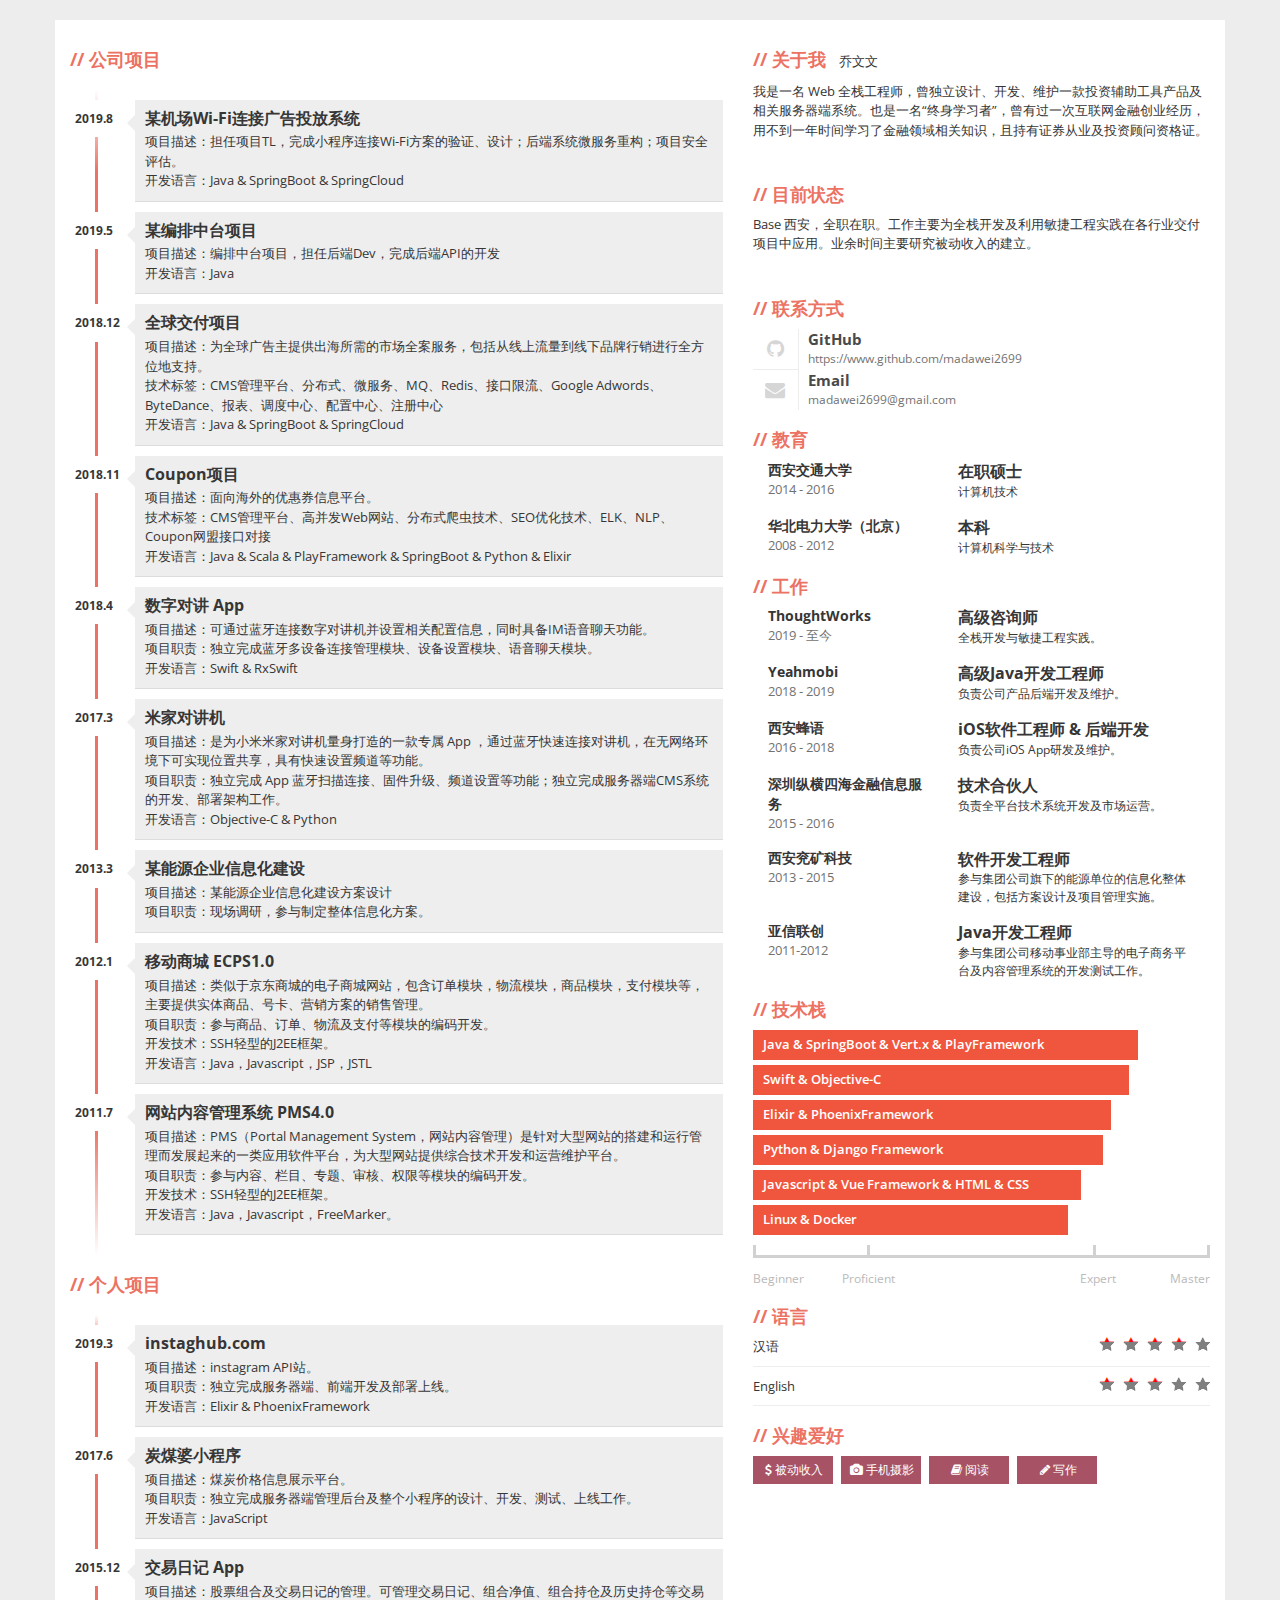
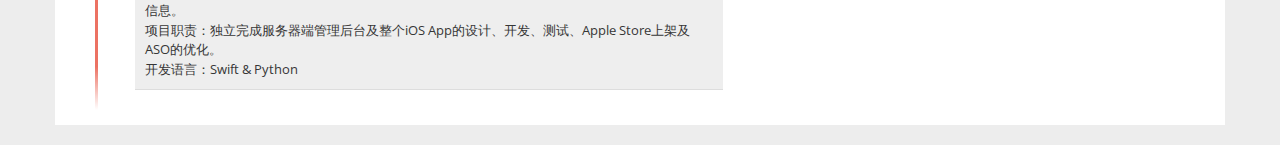
<file: static/resume/index.html>
<!DOCTYPE html>
<html lang="en">
  <head>
    <meta charset="utf-8">
    <meta http-equiv="X-UA-Compatible" content="IE=edge,chrome=1" />
    <meta name="viewport" content="width=device-width, initial-scale=1">
    <title>Dawei Ma's Resume</title>
    <link href="css/bootstrap.min.css" rel="stylesheet">
    <link href="css/font-awesome.css" rel="stylesheet">
    <link href="css/main.css" rel="stylesheet">
    <link rel="shortcut icon" type="image/x-icon" href="favicon.ico" />
    <!--[if lt IE 9]>
      <script src="js/html5shiv.js"></script>
      <script src="js/respond.min.js"></script>
    <![endif]-->
  </head>
  <body>
    <div class="container">
      <div class="row" style="margin-top:30px;">
        <div class="col-xs-12 col-sm-7">
          <!-- EDUCATION -->
          <div class="box" style="margin-top:-20px;">
            <h2>公司项目</h2>
            <ul id="education" class="clearfix">
            <li>
              <div class="year pull-left">2019.8</div>
              <div class="description pull-right">
                <h3>某机场Wi-Fi连接广告投放系统</h3>
                <p>项目描述：担任项目TL，完成小程序连接Wi-Fi方案的验证、设计；后端系统微服务重构；项目安全评估。<br>
                开发语言：Java & SpringBoot & SpringCloud
              </div>
            </li>
            <li>
              <div class="year pull-left">2019.5</div>
              <div class="description pull-right">
                <h3>某编排中台项目</h3>
                <p>项目描述：编排中台项目，担任后端Dev，完成后端API的开发<br>
                开发语言：Java
              </div>
            </li>
            <li>
                <div class="year pull-left">2018.12</div>
                <div class="description pull-right">
                  <h3>全球交付项目</h3>
                  <p>项目描述：为全球广告主提供出海所需的市场全案服务，包括从线上流量到线下品牌行销进行全方位地支持。<br>
                  技术标签：CMS管理平台、分布式、微服务、MQ、Redis、接口限流、Google Adwords、ByteDance、报表、调度中心、配置中心、注册中心<br>
                  开发语言：Java & SpringBoot & SpringCloud
                </div>
            </li>
            <li>
                <div class="year pull-left">2018.11</div>
                <div class="description pull-right">
                    <h3>Coupon项目</h3>
                    <p>项目描述：面向海外的优惠券信息平台。<br>
                        技术标签：CMS管理平台、高并发Web网站、分布式爬虫技术、SEO优化技术、ELK、NLP、Coupon网盟接口对接<br>
                        开发语言：Java & Scala & PlayFramework & SpringBoot & Python & Elixir
                </div>
            </li>
            <li>
                <div class="year pull-left">2018.4</div>
                <div class="description pull-right">
                  <h3>数字对讲 App</h3>
                  <p>项目描述：可通过蓝牙连接数字对讲机并设置相关配置信息，同时具备IM语音聊天功能。<br>
                  项目职责：独立完成蓝牙多设备连接管理模块、设备设置模块、语音聊天模块。<br>
                  开发语言：Swift & RxSwift
                </div>
            </li>
            <li>
                <div class="year pull-left">2017.3</div>
                <div class="description pull-right">
                  <h3>米家对讲机</h3>
                  <p>项目描述：是为小米米家对讲机量身打造的一款专属 App ，通过蓝牙快速连接对讲机，在无网络环境下可实现位置共享，具有快速设置频道等功能。<br>
                  项目职责：独立完成 App 蓝牙扫描连接、固件升级、频道设置等功能；独立完成服务器端CMS系统的开发、部署架构工作。<br>
                  开发语言：Objective-C & Python
                </div>
            </li>
            <li>
                <div class="year pull-left">2013.3</div>
                <div class="description pull-right">
                  <h3>某能源企业信息化建设</h3>
                  <p>项目描述：某能源企业信息化建设方案设计 <br>
                  项目职责：现场调研，参与制定整体信息化方案。 <br>
                </div>
            </li>
            <li>
                <div class="year pull-left">2012.1</div>
                <div class="description pull-right">
                  <h3>移动商城 ECPS1.0</h3> <p>项目描述：类似于京东商城的电子商城网站，包含订单模块，物流模块，商品模块，支付模块等，主要提供实体商品、号卡、营销方案的销售管理。  <br>
                  项目职责：参与商品、订单、物流及支付等模块的编码开发。 <br>
                  开发技术：SSH轻型的J2EE框架。  <br>
                  开发语言：Java，Javascript，JSP，JSTL</p>
                </div>
              </li>
              <li>
                <div class="year pull-left">2011.7</div>
                <div class="description pull-right">
                  <h3>网站内容管理系统 PMS4.0</h3>
                  <p>项目描述：PMS（Portal Management System，网站内容管理）是针对大型网站的搭建和运行管理而发展起来的一类应用软件平台，为大型网站提供综合技术开发和运营维护平台。 <br>
                  项目职责：参与内容、栏目、专题、审核、权限等模块的编码开发。 <br>
                  开发技术：SSH轻型的J2EE框架。 <br>
                  开发语言：Java，Javascript，FreeMarker。</p>
                </div>
              </li>
            </ul>
          </div>
          <div class="box" style="margin-top:0px;">
	            <h2>个人项目</h2>
	            <ul id="education" class="clearfix">
	                <li>
                      <div class="year pull-left">2019.3</div>
                      <div class="description pull-right">
                          <h3>instaghub.com</h3>
                          <p>项目描述：instagram API站。<br>
                              项目职责：独立完成服务器端、前端开发及部署上线。<br>
                              开发语言：Elixir & PhoenixFramework
                      </div>
                  </li>
	                <li>
                      <div class="year pull-left">2017.6</div>
                      <div class="description pull-right">
                          <h3>炭煤婆小程序</h3>
                          <p>项目描述：煤炭价格信息展示平台。<br>
                              项目职责：独立完成服务器端管理后台及整个小程序的设计、开发、测试、上线工作。<br>
                              开发语言：JavaScript
                      </div>
                  </li>
                  <li>
                      <div class="year pull-left">2015.12</div>
                      <div class="description pull-right">
                          <h3>交易日记 App</h3>
                          <p>项目描述：股票组合及交易日记的管理。可管理交易日记、组合净值、组合持仓及历史持仓等交易信息。<br>
                              项目职责：独立完成服务器端管理后台及整个iOS App的设计、开发、测试、Apple Store上架及ASO的优化。<br>
                              开发语言：Swift &amp; Python
                          </p>
                      </div>
                  </li>
	            </ul>
          </div>
        </div>
        <div class="col-xs-12 col-sm-5">
          <!-- About Me -->
          <div class="box clearfix">
            <div style="margin-bottom:10px;"><h2 style="display:inline;vertical-align:top;">关于我</h2> <p style="display:inline;margin-left:10px;">乔文文</p></div>
            <p>我是一名 Web 全栈工程师，曾独立设计、开发、维护一款投资辅助工具产品及相关服务器端系统。也是一名“终身学习者”，曾有过一次互联网金融创业经历，用不到一年时间学习了金融领域相关知识，且持有证券从业及投资顾问资格证。</p>
          </div>
          <!-- STATE -->
          <div class="box clearfix">
            <h2>目前状态</h2>
            <p>Base 西安，全职在职。工作主要为全栈开发及利用敏捷工程实践在各行业交付项目中应用。业余时间主要研究被动收入的建立。</p>
          </div>
          <!-- CONTACT -->
          <div class="box clearfix">
              <h2>联系方式</h2>
              <!-- <div class="contact-item">
                   <div class="icon pull-left text-center"><span class="fa fa-phone fa-fw"></span></div>
                   <div class="title pull-right">Phone</div>
                   <div class="description pull-right">18629529395</div>
                   </div> -->
            <div class="contact-item">
              <div class="icon pull-left text-center"><span class="fa fa-github fa-fw"></span></div>
              <div class="title pull-right">GitHub</div>
              <div class="description pull-right">https://www.github.com/madawei2699</div>
            </div>
            <div class="contact-item">
              <div class="icon pull-left text-center"><span class="fa fa-envelope fa-fw"></span></div>
              <div class="title pull-right">Email</div>
              <div class="description only pull-right">madawei2699@gmail.com</div>
            </div>
          </div>
          <!-- ENDUCATION -->
          <div class="box">
            <h2>教育</h2>
            <div class="job clearfix">
              <div class="col-xs-5">
                <div class="where">西安交通大学</div>
                <div class="year">2014 - 2016</div>
              </div>
              <div class="col-xs-7">
              <div class="profession">在职硕士</div>
              <div class="description">计算机技术</div>
              <div></div>
              </div>
            </div>
            <div class="job clearfix">
              <div class="col-xs-5">
                <div class="where">华北电力大学（北京）</div>
                <div class="year">2008 - 2012</div>
              </div>
              <div class="col-xs-7">
              <div class="profession">本科</div>
              <div class="description">计算机科学与技术</div>
              <div></div>
              </div>
            </div>
          </div>
          <!-- EXPERIENCES -->
          <div class="box">
            <h2>工作</h2>
            <div class="job clearfix">
              <div class="col-xs-5">
                <div class="where">ThoughtWorks</div>
                <div class="year">2019 - 至今</div>
              </div>
              <div class="col-xs-7">
                <div class="profession">高级咨询师</div>
                <div class="description">全栈开发与敏捷工程实践。</div>
              </div>
            </div>
            <div class="job clearfix">
              <div class="col-xs-5">
                <div class="where">Yeahmobi</div>
                <div class="year">2018 - 2019</div>
              </div>
              <div class="col-xs-7">
                <div class="profession">高级Java开发工程师</div>
                <div class="description">负责公司产品后端开发及维护。</div>
              </div>
            </div>
            <div class="job clearfix">
              <div class="col-xs-5">
                <div class="where">西安蜂语</div>
                <div class="year">2016 - 2018</div>
              </div>
              <div class="col-xs-7">
                <div class="profession">iOS软件工程师 & 后端开发</div>
                <div class="description">负责公司iOS App研发及维护。</div>
              </div>
            </div>
            <div class="job clearfix">
              <div class="col-xs-5">
                <div class="where">深圳纵横四海金融信息服务</div>
                <div class="year">2015 - 2016</div>
              </div>
              <div class="col-xs-7">
                <div class="profession">技术合伙人</div>
                <div class="description">负责全平台技术系统开发及市场运营。</div>
              </div>
            </div>
            <div class="job clearfix">
              <div class="col-xs-5">
                <div class="where">西安兖矿科技</div>
                <div class="year">2013 - 2015</div>
              </div>
              <div class="col-xs-7">
                <div class="profession">软件开发工程师</div>
                <div class="description">参与集团公司旗下的能源单位的信息化整体建设，包括方案设计及项目管理实施。</div>
              </div>
            </div>
            <div class="job clearfix">
              <div class="col-xs-5">
                <div class="where">亚信联创</div>
                <div class="year">2011-2012</div>
              </div>
              <div class="col-xs-7">
                <div class="profession">Java开发工程师</div>
                <div class="description">参与集团公司移动事业部主导的电子商务平台及内容管理系统的开发测试工作。</div>
              </div>
            </div>
          </div>
          <!-- SKILLS -->
          <div class="box">
            <h2>技术栈</h2>
            <div class="skills">
              <div class="item-skills" data-percent="0.88">Java & SpringBoot & Vert.x & PlayFramework</div>
              <div class="item-skills" data-percent="0.86">Swift & Objective-C</div>
              <div class="item-skills" data-percent="0.82">Elixir & PhoenixFramework</div>
              <div class="item-skills" data-percent="0.80">Python & Django Framework</div>
              <div class="item-skills" data-percent="0.75">Javascript & Vue Framework & HTML & CSS</div>
              <div class="item-skills" data-percent="0.72">Linux & Docker</div>
              <div class="skills-legend clearfix">
                <div class="legend-left legend">Beginner</div>
                <div class="legend-left legend"><span>Proficient</span></div>
                <div class="legend-right legend"><span>Expert</span></div>
                <div class="legend-right legend">Master</div>
              </div>
            </div>
          </div>
          <!-- LANGUAGES -->
          <div class="box">
            <h2>语言</h2>
            <div id="language-skills">
              <div class="skill">汉语 <div class="icons pull-right"><div style="width: 80%;" class="icons-red"></div></div></div>
              <div class="skill">English <div class="icons pull-right"><div style="width: 60%;" class="icons-red"></div></div></div>
            </div>
          </div>
          <!-- HOBBIES -->
          <div class="box">
            <h2>兴趣爱好</h2>
            <div class="hobby1"><i class="fa fa-dollar"></i>被动收入</div>
            <div class="hobby1"><i class="fa fa-camera"></i>手机摄影</div>
            <div class="hobby1"><i class="fa fa-book"></i>阅读</div>
            <div class="hobby1"><i class="fa fa-pencil"></i>写作</div>
          </div>
        </div>
      </div>
    </div>
    <!-- JQUERY -->
    <script src="js/jquery.min.js"></script>
    <!-- BOOTSTRAP -->
    <script src="js/bootstrap.min.js"></script>
    <!-- SCRIPTS -->
    <script src="js/scripts.js"></script>
  </body>
</html>
</file>
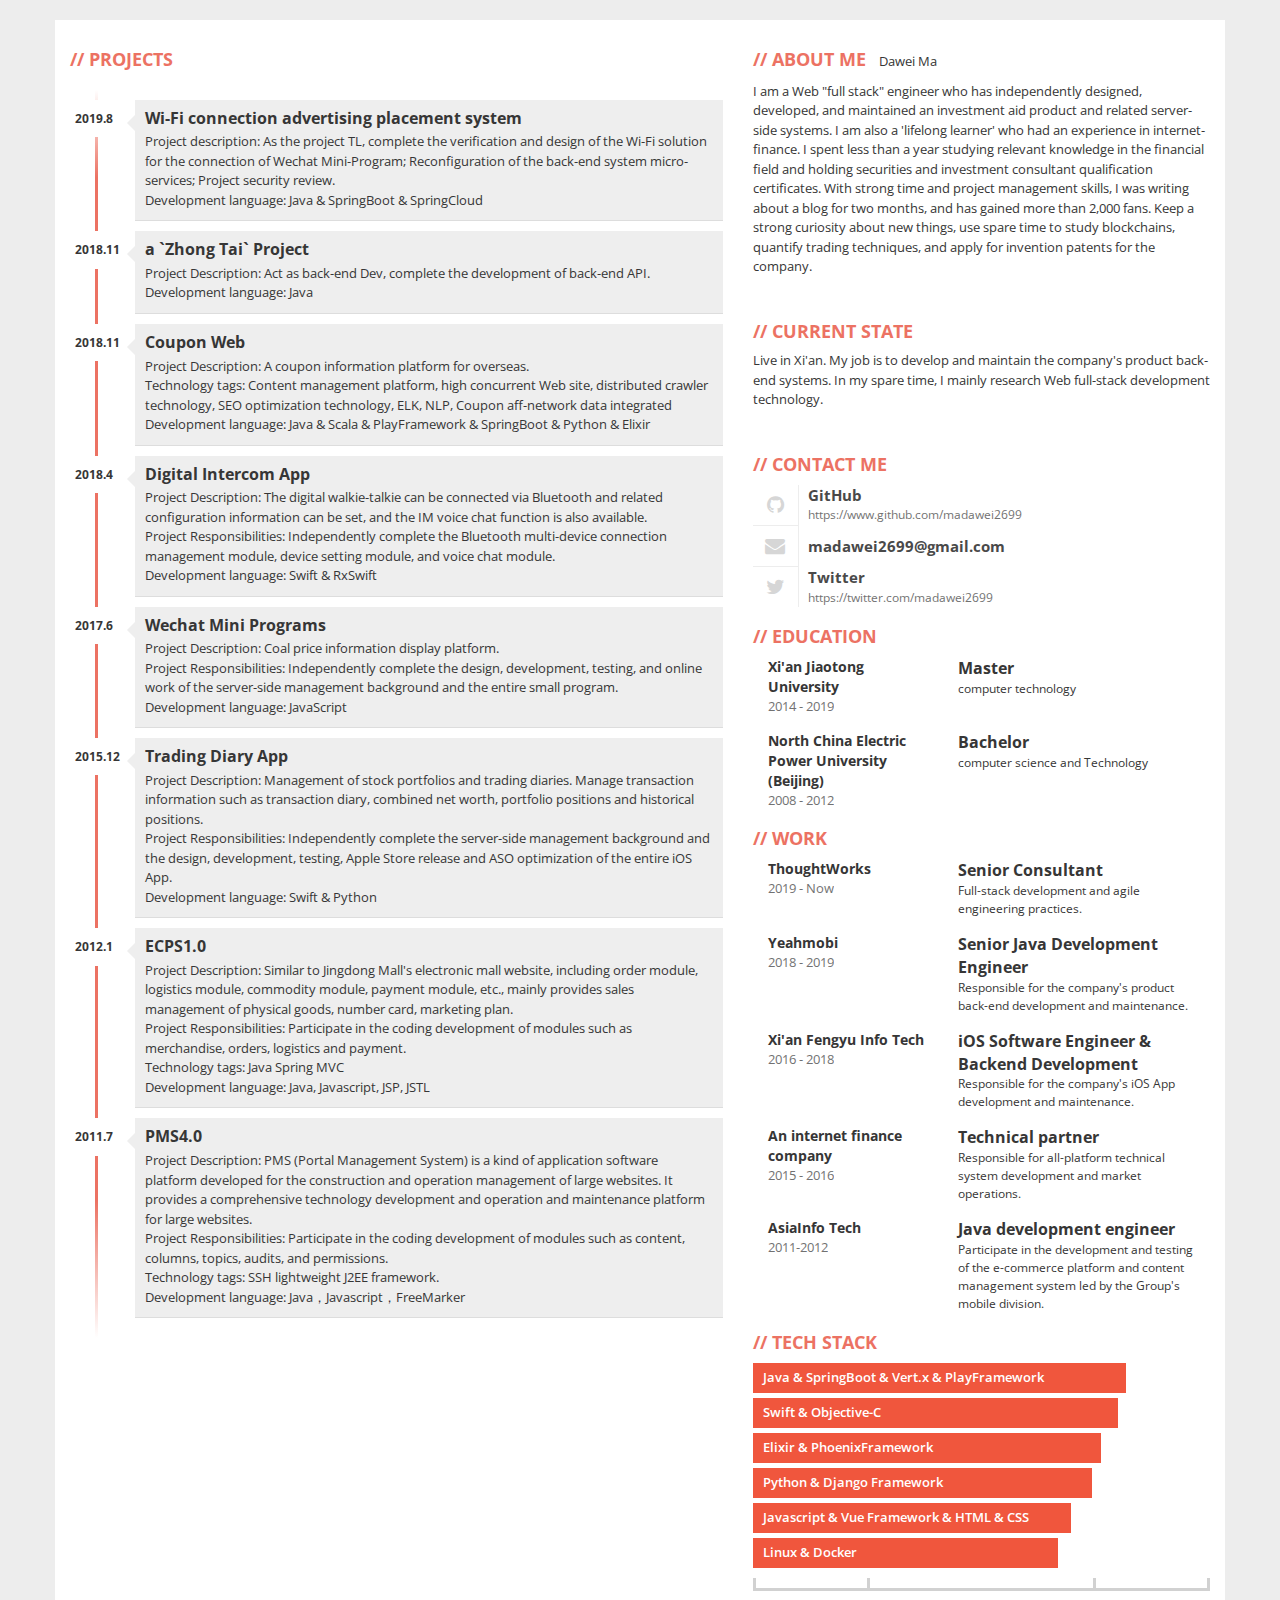
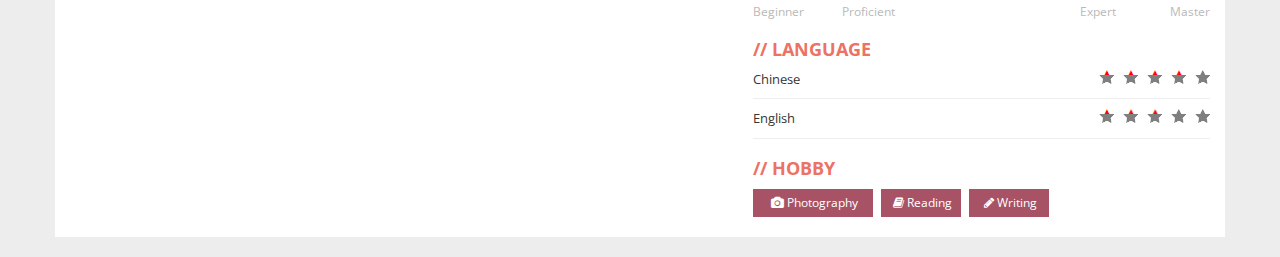
<file: static/resume/en/index.html>
<!DOCTYPE html>
<html lang="en">
  <head>
    <meta charset="utf-8">
    <meta http-equiv="X-UA-Compatible" content="IE=edge,chrome=1" />
    <meta name="viewport" content="width=device-width, initial-scale=1">
    <title>Dawei Ma's Resume</title>
    <link href="../css/bootstrap.min.css" rel="stylesheet">
    <link href="../css/font-awesome.css" rel="stylesheet">
    <link href="../css/main.css" rel="stylesheet">
    <link rel="shortcut icon" type="image/x-icon" href="../favicon.ico" />
    <!--[if lt IE 9]>
      <script src="js/html5shiv.js"></script>
      <script src="js/respond.min.js"></script>
    <![endif]-->
  </head>
  <body>
    <div class="container">
      <div class="row" style="margin-top:30px;">
        <div class="col-xs-12 col-sm-7">
          <!-- EDUCATION -->
          <div class="box" style="margin-top:-20px;">
            <h2>Projects</h2>
            <ul id="education" class="clearfix">
            <li>
              <div class="year pull-left">2019.8</div>
              <div class="description pull-right">
                <h3>Wi-Fi connection advertising placement system</h3>
                <p>Project description: As the project TL, complete the verification and design of the Wi-Fi solution for the connection of Wechat Mini-Program; Reconfiguration of the back-end system micro-services; Project security review.<br>
                Development language: Java & SpringBoot & SpringCloud
              </div>
            </li>
            <li>
              <div class="year pull-left">2018.11</div>
              <div class="description pull-right">
                <h3>a `Zhong Tai` Project</h3>
                <p>Project Description: Act as back-end Dev, complete the development of back-end API.<br>
                Development language: Java
              </div>
            </li>
            <li>
                <div class="year pull-left">2018.11</div>
                <div class="description pull-right">
                  <h3>Coupon Web</h3>
                  <p>Project Description: A coupon information platform for overseas.<br>
                  Technology tags: Content management platform, high concurrent Web site, distributed crawler technology, SEO optimization technology, ELK, NLP, Coupon aff-network data integrated<br>
                  Development language: Java & Scala & PlayFramework & SpringBoot & Python & Elixir
                </div>
            </li>
            <li>
                <div class="year pull-left">2018.4</div>
                <div class="description pull-right">
                  <h3>Digital Intercom App</h3>
                  <p>Project Description: The digital walkie-talkie can be connected via Bluetooth and related configuration information can be set, and the IM voice chat function is also available.<br>
                  Project Responsibilities: Independently complete the Bluetooth multi-device connection management module, device setting module, and voice chat module. <br>
                  Development language: Swift & RxSwift
                </div>
            </li>
            <li>
                <div class="year pull-left">2017.6</div>
                <div class="description pull-right">
                  <h3>Wechat Mini Programs</h3>
                  <p>Project Description: Coal price information display platform. <br>
                  Project Responsibilities: Independently complete the design, development, testing, and online work of the server-side management background and the entire small program. <br>
                  Development language: JavaScript
                </div>
            </li>
            <li>
                <div class="year pull-left">2015.12</div>
                <div class="description pull-right">
                  <h3>Trading Diary App</h3>
                  <p>Project Description: Management of stock portfolios and trading diaries. Manage transaction information such as transaction diary, combined net worth, portfolio positions and historical positions. <br>
                  Project Responsibilities: Independently complete the server-side management background and the design, development, testing, Apple Store release and ASO optimization of the entire iOS App. <br>
                  Development language: Swift & Python
                </div>
            </li>
            <li>
                <div class="year pull-left">2012.1</div>
                <div class="description pull-right">
                  <h3>ECPS1.0</h3>
                  <p>Project Description: Similar to Jingdong Mall's electronic mall website, including order module, logistics module, commodity module, payment module, etc., mainly provides sales management of physical goods, number card, marketing plan.<br>
                  Project Responsibilities: Participate in the coding development of modules such as merchandise, orders, logistics and payment.<br>
                  Technology tags: Java Spring MVC<br>
                  Development language: Java, Javascript, JSP, JSTL</p>
                </div>
              </li>
              <li>
                <div class="year pull-left">2011.7</div>
                <div class="description pull-right">
                  <h3>PMS4.0</h3>
                  <p>Project Description: PMS (Portal Management System) is a kind of application software platform developed for the construction and operation management of large websites. It provides a comprehensive technology development and operation and maintenance platform for large websites.<br>
                  Project Responsibilities: Participate in the coding development of modules such as content, columns, topics, audits, and permissions.<br>
                  Technology tags: SSH lightweight J2EE framework. <br>
                  Development language: Java，Javascript，FreeMarker</p>
                </div>
              </li>  
            </ul>
          </div>
        </div>
        <div class="col-xs-12 col-sm-5">
          <!-- About Me -->
          <div class="box clearfix">
            <div style="margin-bottom:10px;"><h2 style="display:inline;vertical-align:top;">About Me</h2> <p style="display:inline;margin-left:10px;">Dawei Ma</p></div>
            <p>I am a Web "full stack" engineer who has independently designed, developed, and maintained an investment aid product and related server-side systems. I am also a 'lifelong learner' who had an experience in internet-finance. I spent less than a year studying relevant knowledge in the financial field and holding securities and investment consultant qualification certificates. With strong time and project management skills, I was writing about a blog for two months, and has gained more than 2,000 fans. Keep a strong curiosity about new things, use spare time to study blockchains, quantify trading techniques, and apply for invention patents for the company.</p>
          </div>
          <!-- STATE -->
          <div class="box clearfix">
            <h2>CURRENT STATE</h2>
            <p>Live in Xi'an. My job is to develop and maintain the company's product back-end systems. In my spare time, I mainly research Web full-stack development technology.</p>
          </div>
          <!-- CONTACT -->
          <div class="box clearfix">
            <h2>CONTACT ME</h2>
            <div class="contact-item">
              <div class="icon pull-left text-center"><span class="fa fa-github fa-fw"></span></div>
              <div class="title pull-right">GitHub</div>
              <div class="description pull-right">https://www.github.com/madawei2699</div>
            </div>
            <div class="contact-item">
              <div class="icon pull-left text-center"><span class="fa fa-envelope fa-fw"></span></div>
              <div class="title only pull-right">madawei2699@gmail.com</div>
            </div>
            <div class="contact-item">
              <div class="icon pull-left text-center"><span class="fa fa-twitter fa-fw"></span></div>
              <div class="title pull-right">Twitter</div>
              <div class="description pull-right">https://twitter.com/madawei2699</div>
            </div>
          </div>
          <!-- ENDUCATION -->
          <div class="box">
            <h2>EDUCATION</h2>
            <div class="job clearfix">
              <div class="col-xs-5">
                <div class="where">Xi'an Jiaotong University</div>
                <div class="year">2014 - 2019</div>
              </div>
              <div class="col-xs-7">
              <div class="profession">Master</div>
              <div class="description">computer technology</div>
              <div></div>
              </div>
            </div>
            <div class="job clearfix">
              <div class="col-xs-5">
                <div class="where">North China Electric Power University (Beijing)</div>
                <div class="year">2008 - 2012</div>
              </div>
              <div class="col-xs-7">
              <div class="profession">Bachelor</div>
              <div class="description">computer science and Technology</div>
              <div></div>
              </div>
            </div>
          </div>
          <!-- EXPERIENCES -->
          <div class="box">
            <h2>Work</h2>
            <div class="job clearfix">
              <div class="col-xs-5">
                <div class="where">ThoughtWorks</div>
                <div class="year">2019 - Now</div>
              </div>
              <div class="col-xs-7">
                <div class="profession">Senior Consultant</div>
                <div class="description">Full-stack development and agile engineering practices.</div>
              </div>
            </div>
            <div class="job clearfix">
              <div class="col-xs-5">
                <div class="where">Yeahmobi</div>
                <div class="year">2018 - 2019</div>
              </div>
              <div class="col-xs-7">
                <div class="profession">Senior Java Development Engineer</div>
                <div class="description">Responsible for the company's product back-end development and maintenance.</div>
              </div>
            </div>
            <div class="job clearfix">
              <div class="col-xs-5">
                <div class="where">Xi'an Fengyu Info Tech</div>
                <div class="year">2016 - 2018</div>
              </div>
              <div class="col-xs-7">
                <div class="profession">iOS Software Engineer & Backend Development</div>
                <div class="description">Responsible for the company's iOS App development and maintenance.</div>
              </div>
            </div>
            <div class="job clearfix">
              <div class="col-xs-5">
                <div class="where">An internet finance company</div>
                <div class="year">2015 - 2016</div>
              </div>
              <div class="col-xs-7">
                <div class="profession">Technical partner</div>
                <div class="description">Responsible for all-platform technical system development and market operations.</div>
              </div>
            </div>
            <div class="job clearfix">
              <div class="col-xs-5">
                <div class="where">AsiaInfo Tech</div>
                <div class="year">2011-2012</div>
              </div>
              <div class="col-xs-7">
                <div class="profession">Java development engineer</div>
                <div class="description">Participate in the development and testing of the e-commerce platform and content management system led by the Group's mobile division.</div>
              </div>
            </div>
          </div>
          <!-- SKILLS -->
          <div class="box">
            <h2>Tech Stack</h2>
            <div class="skills">
              <div class="item-skills" data-percent="0.88">Java & SpringBoot & Vert.x & PlayFramework</div>
              <div class="item-skills" data-percent="0.86">Swift & Objective-C</div>
              <div class="item-skills" data-percent="0.82">Elixir & PhoenixFramework</div>
              <div class="item-skills" data-percent="0.80">Python & Django Framework</div>
              <div class="item-skills" data-percent="0.75">Javascript & Vue Framework & HTML & CSS</div>
              <div class="item-skills" data-percent="0.72">Linux & Docker</div>
              <div class="skills-legend clearfix">
                <div class="legend-left legend">Beginner</div>
                <div class="legend-left legend"><span>Proficient</span></div>
                <div class="legend-right legend"><span>Expert</span></div>
                <div class="legend-right legend">Master</div>
              </div>
            </div>
          </div>
          <!-- LANGUAGES -->
          <div class="box">
            <h2>Language</h2>
            <div id="language-skills">
              <div class="skill">Chinese <div class="icons pull-right"><div style="width: 80%;" class="icons-red"></div></div></div>
              <div class="skill">English <div class="icons pull-right"><div style="width: 60%;" class="icons-red"></div></div></div>
            </div>
          </div>
          <!-- HOBBIES -->
          <div class="box">
            <h2>HOBBY</h2>
            <div class="hobby1" style="width: 120px;"><i class="fa fa-camera"></i>Photography</div>
            <div class="hobby1"><i class="fa fa-book"></i>Reading</div>
            <div class="hobby1"><i class="fa fa-pencil"></i>Writing</div>
          </div>
        </div>
      </div>
    </div>
    <!-- JQUERY -->
    <script src="../js/jquery.min.js"></script>
    <!-- BOOTSTRAP -->
    <script src="../js/bootstrap.min.js"></script>
    <!-- SCRIPTS -->
    <script src="../js/scripts.js"></script>
  </body>
</html>
</file>
<file: static/resume/css/main.css>
/*******************************************
3ColorResume
Author: office@kamsolutions.pl
*******************************************/
/*******************************************
FONTS
*******************************************/
@import url(http://fonts.googleapis.com/css?family=Open+Sans:400,600,700,800);
/*******************************************
SETTINGS
*******************************************/
@charset "utf-8";
@-webkit-viewport   { width: device-width; }
@-moz-viewport      { width: device-width; }
@-ms-viewport       { width: device-width; }
@-o-viewport        { width: device-width; }
@viewport           { width: device-width; }
/*******************************************
BODY
*******************************************/
body{
  font-family: 'Open Sans', Arial, Tahoma;
  font-weight: 400;
  font-size: 1em;
  color: #363636;
  background: #ededed;
}
/*******************************************
CONTAINER
*******************************************/
.container{
  margin-top: 20px;
  margin-bottom: 20px;
  background: #fff;
}
/*******************************************
PHOTO (AVATAR)
*******************************************/
#photo-header{
  margin-top: -75px;
}
#photo{
  width: 160px;
  height: 160px;
  border-radius: 50%;
  overflow: hidden;
  padding: 5px;
  background: #ededed;
  display: inline-block;
}
#photo img{
  width: 150px;
  height: 150px;
  border-radius: 50%;
}
#text-header h1{
  margin: 0;
  padding: 0;
  font-size: 2.4em;
  font-weight: 700;
  text-transform: uppercase;
  letter-spacing: -1px;
}
#text-header h1::first-line{
  font-size: 1.5em;
  letter-spacing: -4px;
  font-weight: 800;
  line-height: 1.5em;
}
#text-header h1 span{
  color: #F0563D;
}
#text-header h1 sup{
  opacity: 0.5;
}
#text-header:after{
  width: 100%;
  height: 3px;
  background: url(../img/line.png);
  margin-top: 15px;
  content: '';
  display: block;
}
/*******************************************
DEFAULT BOX
*******************************************/
.box{
  margin-bottom: 15px;
}
.box h2{
  color: #EC7263;
  font-size: 1.8em;
  font-weight: 700;
  text-transform: uppercase;
}
.box h2:before{
  content: '//';
  margin-right: 5px;
}
.box p{
  font-size: 1.3em;
  line-height: 1.5em;
}
/*******************************************
EDUCATION
*******************************************/
#education{
  margin-top: 20px;
  position: relative;
  padding: 1em 0;
  list-style: none;
}
#education:before {
  width: 3px;
  height: 100%;
  position: absolute;
  left: 25px;
  top: 0;
  content: ' ';
  display: block;
  background: #ec7263;
  background: -moz-linear-gradient(top,  #ffffff 0%, #ec7263 7%, #ec7263 89%, #ffffff 100%);
  background: -webkit-gradient(linear, left top, left bottom, color-stop(0%,#ffffff), color-stop(7%,#ec7263), color-stop(89%,#ec7263), color-stop(100%,#ffffff));
  background: -webkit-linear-gradient(top,  #ffffff 0%,#ec7263 7%,#ec7263 89%,#ffffff 100%);
  background: -o-linear-gradient(top,  #ffffff 0%,#ec7263 7%,#ec7263 89%,#ffffff 100%);
  background: -ms-linear-gradient(top,  #ffffff 0%,#ec7263 7%,#ec7263 89%,#ffffff 100%);
  background: linear-gradient(to bottom,  #ffffff 0%,#ec7263 7%,#ec7263 89%,#ffffff 100%);
  filter: progid:DXImageTransform.Microsoft.gradient( startColorstr='#ffffff', endColorstr='#ffffff',GradientType=0 );
}
#education li{
  width: 100%;
  z-index: 2;
  position: relative;
  float: left;
}
#education .year{
  width: 10%;
  background: #fff;
  padding: 10px 1px 10px 5px;
  font-size: 1.2em;
  font-weight: 700;
  display: inline-block;
}
#education .description{
  width: 80%;
  display: inline-block;
  background: #eee;
  margin-bottom: 10px;
  position: relative;
  padding: 10px 10px 0 10px;
  border-bottom: 1px solid #ddd;
}
#education .description:after {
  content: '';
  position: absolute;
  top: 15px;
  right: 0;
  left: -16px;
  height: 0;
  width: 0;
  border: solid transparent;
  border-right-color: #eee;
  border-width: 8px;
  pointer-events: none;
}
#education .description h3{
  font-size: 1.6em;
  margin: 0;
  padding: 0;
  font-weight: 700;
}
#education .description p{
  font-size: 1.3em;
  margin-top: 5px;
  padding: 0;
}
/*******************************************
EXPERIENCES
*******************************************/
.job{
  margin-bottom: 15px;
}
.job .where{
  font-size: 1.4em;
  font-weight: bold;
}
.job .year{
  font-size: 1.3em;
  opacity: 0.7;
}
.job .profession{
  font-size: 1.6em;
  font-weight: bold;
}
.job .description{
  font-size: 1.2em;
  line-height: 1.5em;
}
/*******************************************
CONTACT
*******************************************/
.contact-item{
  width: 100%;
  float: left;
}
.contact-item .icon{
  padding: 10px;
  border-right: 1px solid #aaa;
  border-bottom: 1px solid #aaa;
  opacity: 0.2;
}
.contact-item:last-child .icon{
  border-bottom: none;
}
.contact-item .fa{
  font-size: 2em;
}
.contact-item .title{
  width: 80%;
  width: calc(100% - 55px);
  font-size: 1.5em;
  font-weight: 700;
  opacity: 0.9;
}
.contact-item .title.only{
  margin-top: 10px;
}
.contact-item .description{
  width: 80%;
  width: calc(100% - 55px);
  font-size: 1.2em;
  opacity: 0.7;
}
/*******************************************
SKILLS
*******************************************/
.item-skills{
  height: 30px;
  background: #F0563D;
  color: #fff;
  padding: 5px 10px;
  margin-bottom: 5px;
  white-space: nowrap;
  overflow: hidden;
  text-overflow: ellipsis;
  font-size: 1.3em;
  font-weight: 600;
}
.skills-legend{
  margin-top: 20px;
  opacity: 0.8;
}
.skills-legend:before{
  width: 100%;
  height: 3px;
  position: relative;
  content: ' ';
  display: block;
  margin-bottom: -13px;
  background: #c6c6c6;
}
.skills-legend div{
  width: 25%;
  display: inline-block;
  font-size: 1.2em;
  color: #a9a9a9;
  float: left;
}
.legend:before{
  width: 3px;
  height: 10px;
  position: relative;
  content: ' ';
  display: block;
  margin: auto;
  margin-bottom: 15px;
  background: #c6c6c6;
}
.legend-left.legend:before{
  margin-left: 0;
}
.legend-right.legend:before{
  margin-right: 0;
}
.legend-left:nth-child(2) span{
  margin-left: -25px;
}
.legend-right:nth-child(3) span{
  margin-right: -20px;
}
.legend-right{
  text-align: right;
}
/*******************************************
LANGUAGES
*******************************************/
#language-skills .skill{
  font-size: 1.3em;
  margin: 10px 0;
  padding-bottom: 10px;
  border-bottom: 1px solid #eee;
}
#language-skills .skill .icons{
  width: 111px;
  height: 14px;
  background: url(../img/star-grey.png) no-repeat;
}
#language-skills .skill .icons-red{
  background: url(../img/star-red.png) no-repeat;
}
/*******************************************
HOBBIES
*******************************************/
.hobby{
  color: #fff;
  display: inline-block;
  margin-right: 5px;
  margin-bottom: 5px;
  padding: 5px 5px 5px 25px;
  background: #A75265;
  position: relative;
  font-size: 1.2em;
}
.hobby:before{
  content: "\f004";
  font-family: FontAwesome;
  font-style: normal;
  font-weight: normal;
  position: absolute;
  top: 6px;
  left: 7px;
}
.hobby1{
  color: #fff;
  display: inline-block;
  margin-right: 5px;
  margin-bottom: 5px;
  padding: 5px 5px 5px 5px;
  background: #A75265;
  position: relative;
  font-size: 1.2em;
  width: 80px;
  text-align: center;
}
.hobby1 i{
  padding: 3px;
}
/*******************************************
MEDIA
*******************************************/
@media (min-width: 500px) {
  #education .description{
    width: 85%;
  }
}
@media (min-width: 768px) {
  #education .description{
    width: 85%;
  }
}
@media (min-width: 992px) {
  #education .description{
    width: 87%;
  }
}
@media (min-width: 1200px) {
  #education .description{
    width: 90%;
  }
}

#resumePDF {
  padding: 5px;
  margin-top: 10px;
}
#resumePDF a {
  color: #EC7263;
}
</file>
